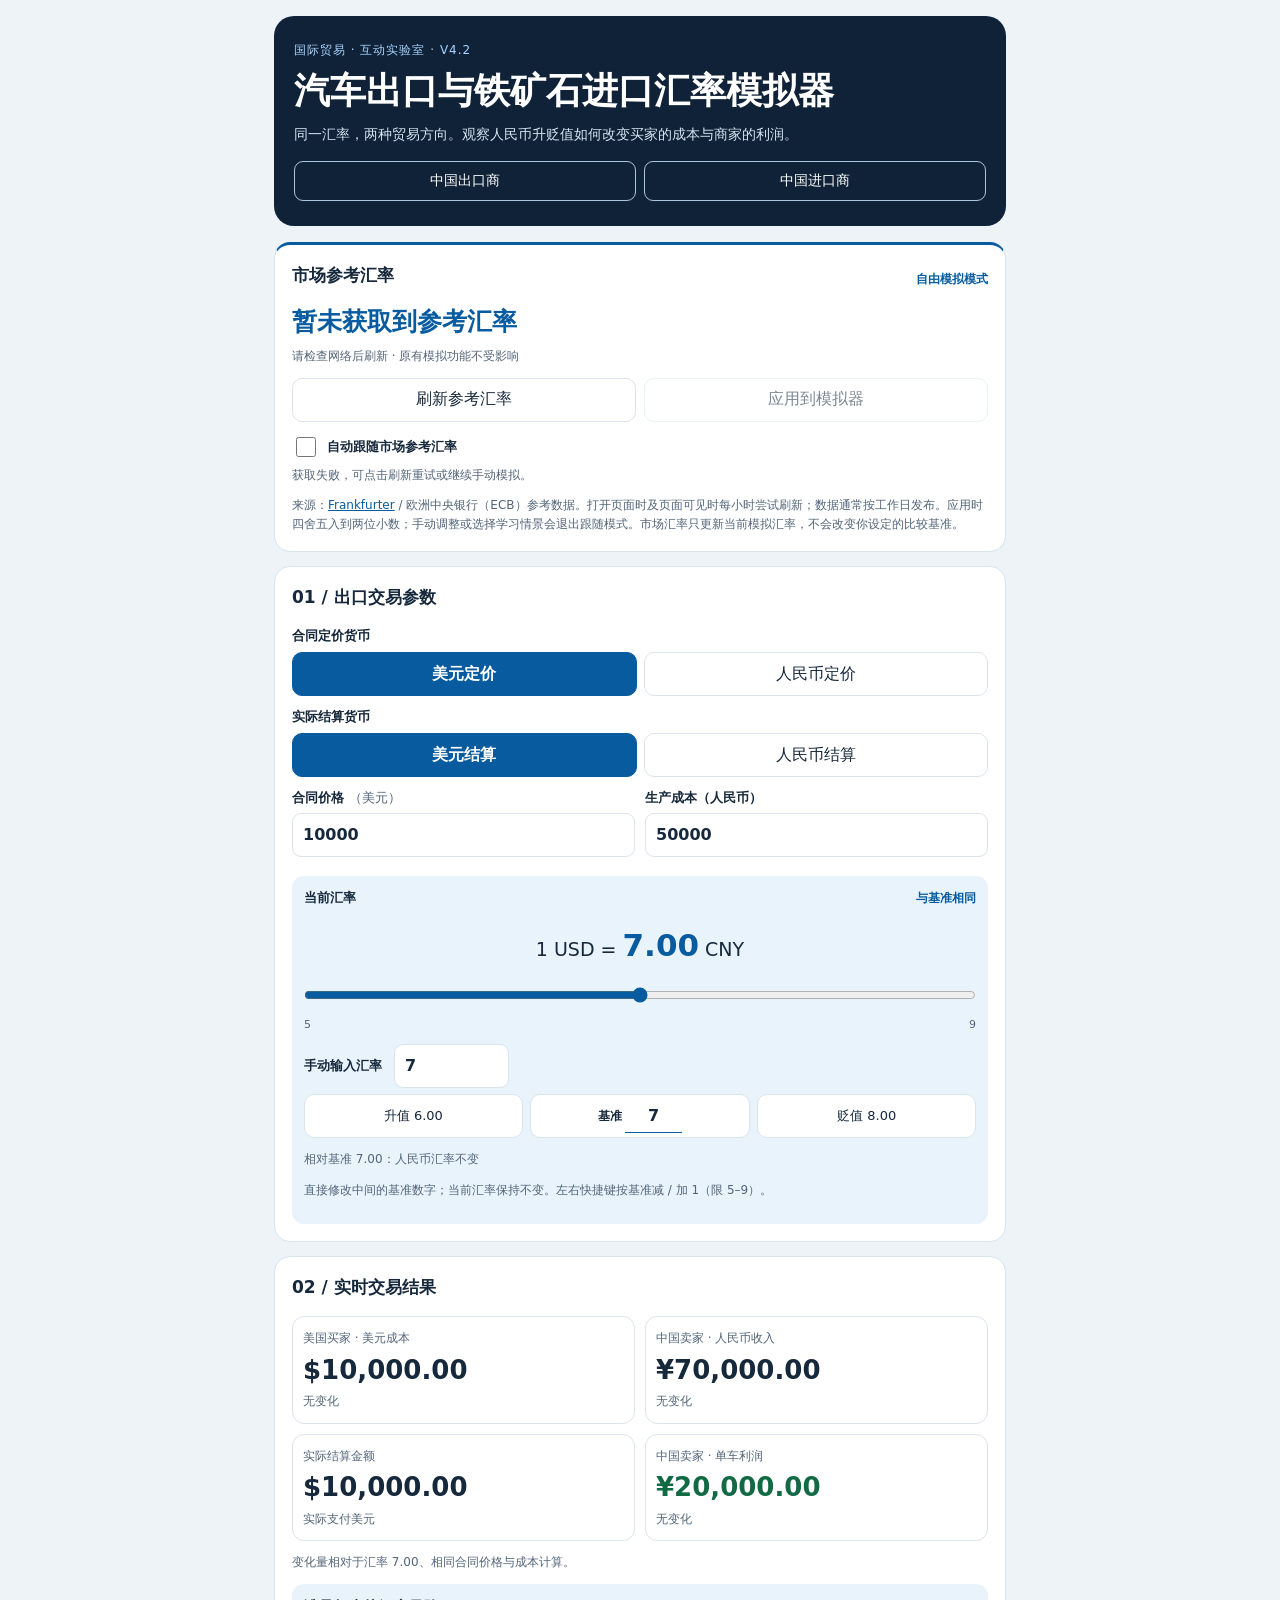
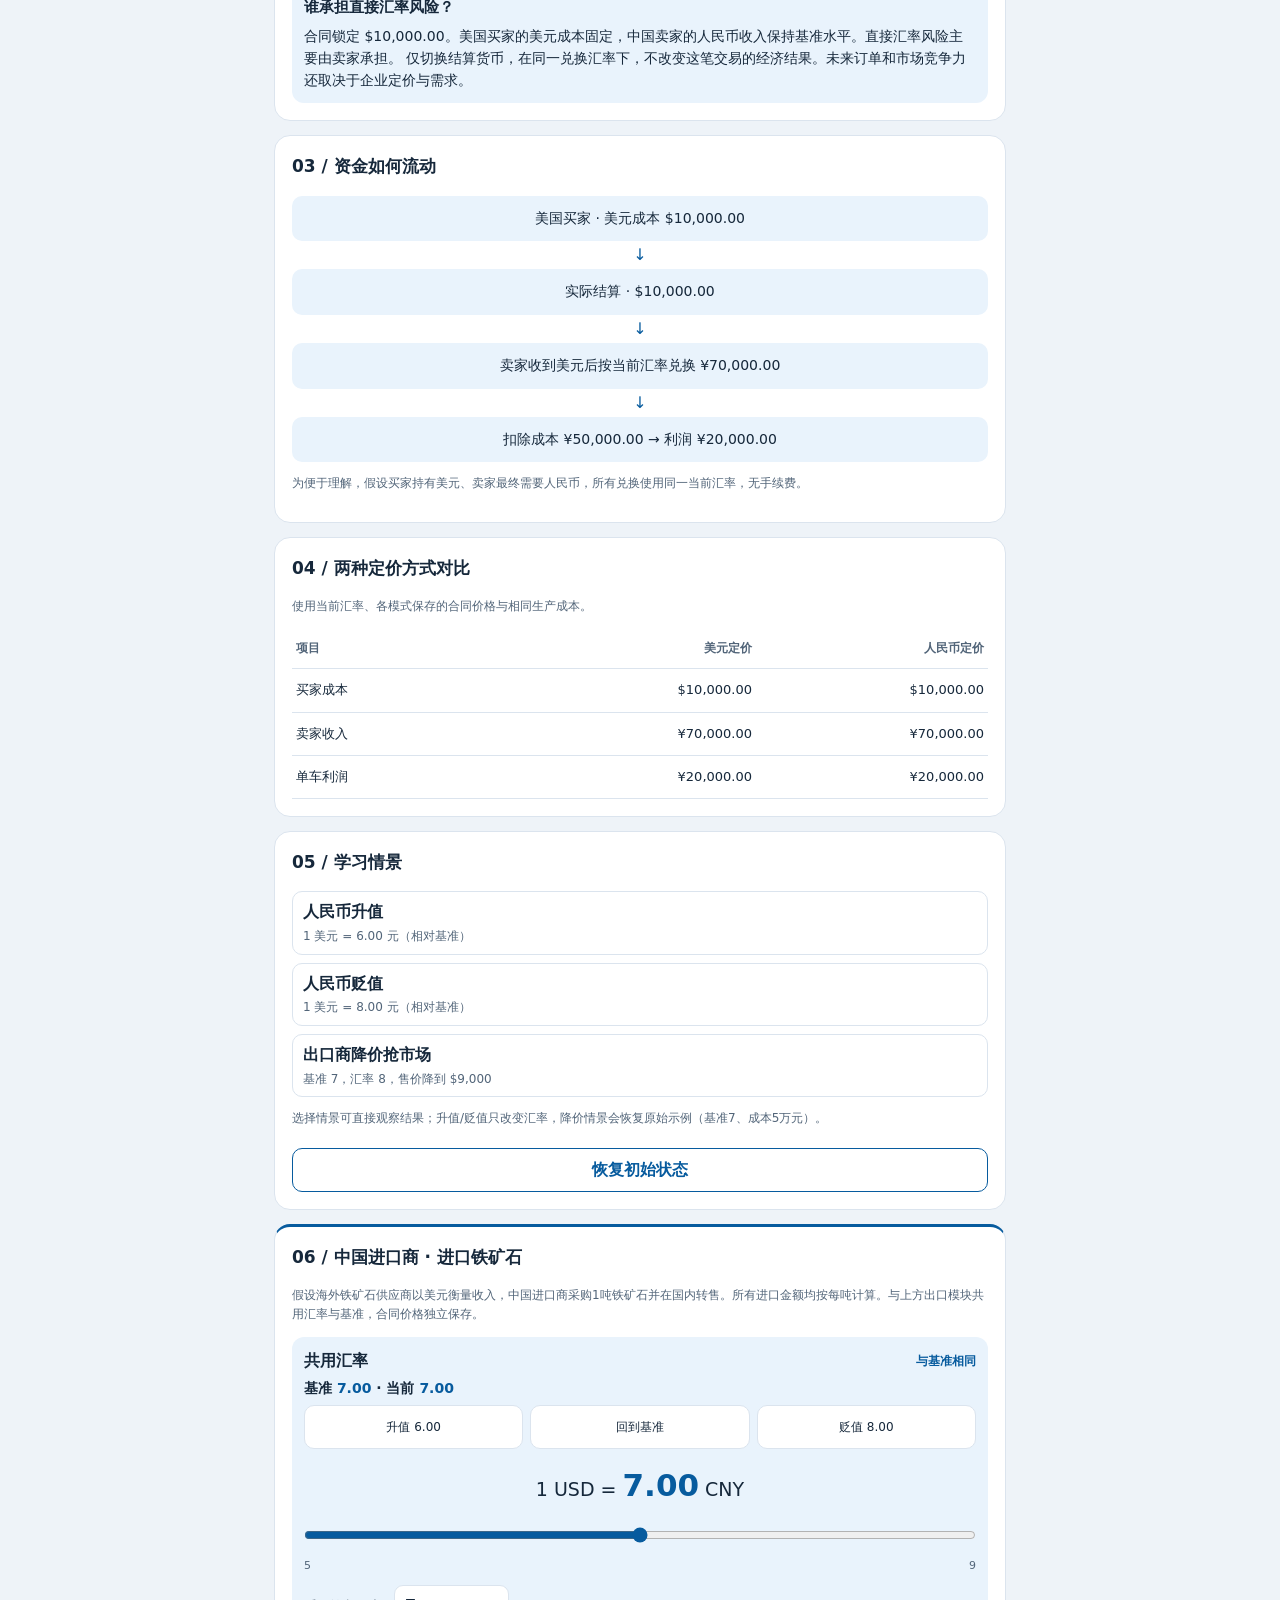
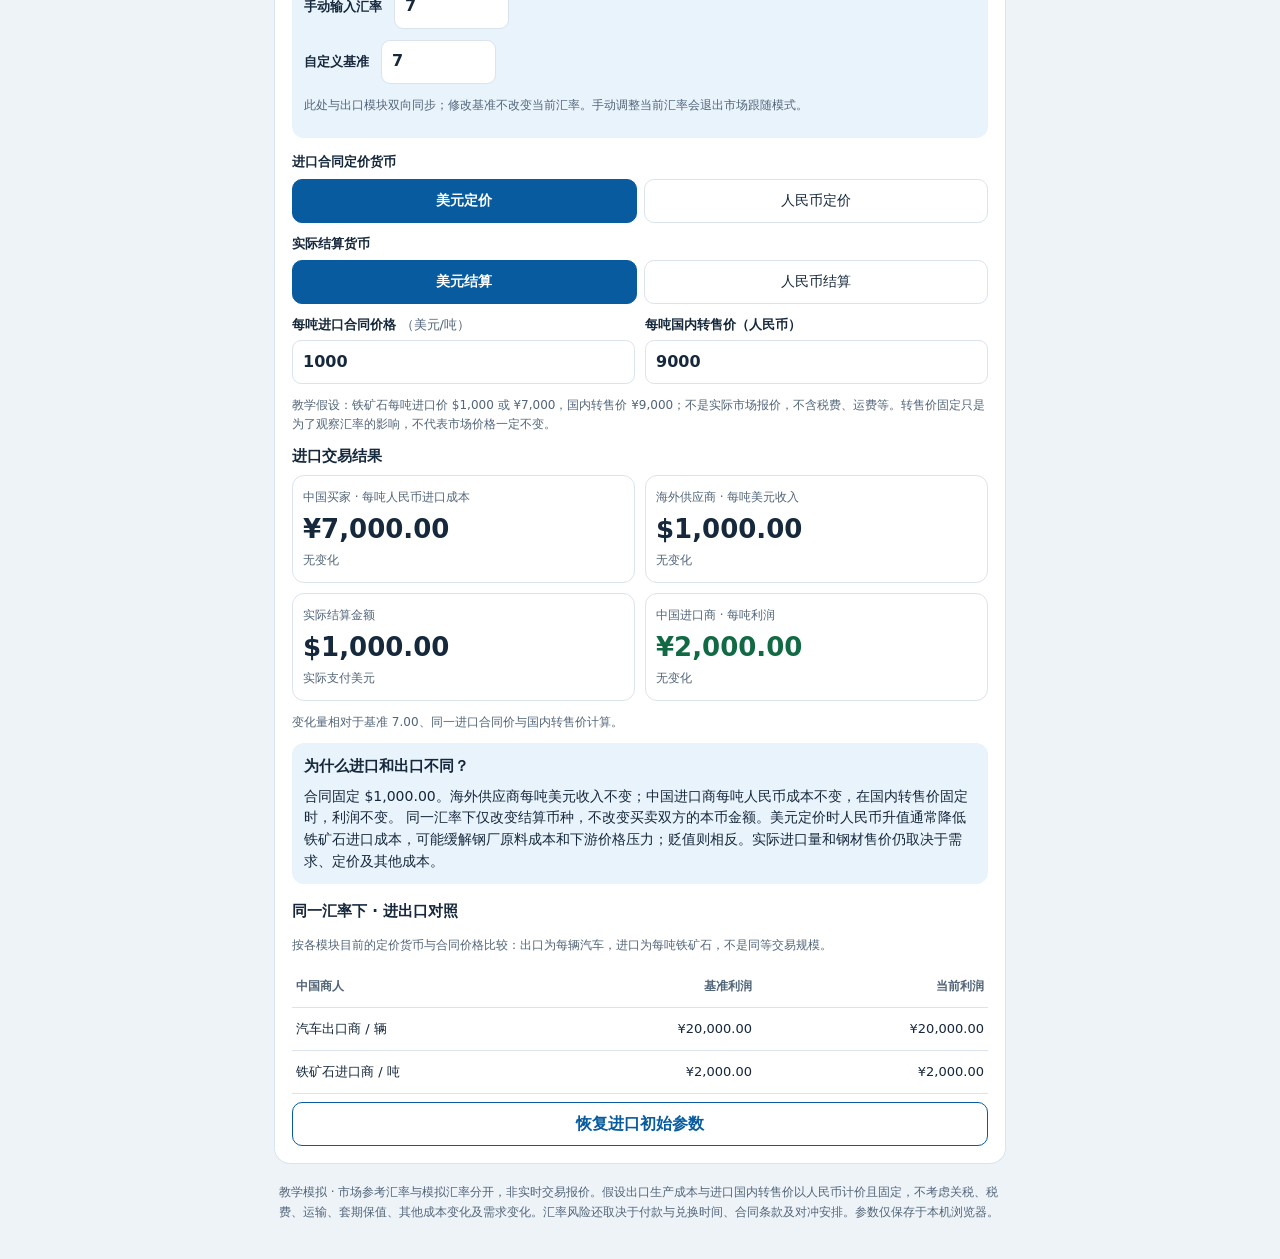
<file: index.html>
<!doctype html>
<html lang="zh-CN"><head><meta charset="utf-8"><meta name="viewport" content="width=device-width, initial-scale=1, viewport-fit=cover"><meta name="theme-color" content="#102238"><title>汽车出口与铁矿石进口汇率模拟器 V4.2</title><link rel="stylesheet" href="style.css"><style>.market{border-top:3px solid var(--accent)}.market h2{margin-bottom:8px}.market-value{font-size:25px;font-weight:750;color:var(--accent);margin:6px 0;font-variant-numeric:tabular-nums}.market-meta{font-size:12px;color:var(--muted);margin:5px 0 12px}.market-actions{display:flex;gap:8px;flex-wrap:wrap}.market-actions button{flex:1 1 130px}.market-actions button:disabled{opacity:.55;cursor:default}.market-follow{display:flex;align-items:center;gap:8px;margin:12px 0 4px}.market-follow input{width:20px;height:20px;accent-color:var(--accent)}.market a{color:var(--accent)}.market-status{font-size:12px;color:var(--muted);margin:6px 0 0}.market-mode{font-size:12px;color:var(--accent);font-weight:700}.market .note{margin-bottom:0}.quick .base-edit{flex:1;min-width:0;display:flex;align-items:center;justify-content:center;gap:3px;margin:0;border:1px solid var(--line);border-radius:10px;background:var(--panel);padding:4px 5px;white-space:nowrap;font-size:12px}.quick .base-edit input{width:57px;min-width:0;min-height:34px;margin:0;padding:3px 2px;text-align:center;font-size:16px;border:0;border-bottom:1px solid var(--accent);border-radius:0;appearance:textfield}.quick .base-edit input::-webkit-inner-spin-button,.quick .base-edit input::-webkit-outer-spin-button{appearance:none;margin:0}.quick button{min-width:0;padding:8px 4px;font-size:13px}.trade-nav{display:flex;gap:8px;margin-top:16px}.trade-nav a{flex:1;text-align:center;padding:8px 5px;border:1px solid #aac6de;border-radius:9px;color:white;text-decoration:none;font-size:14px}.import-panel{border-top:3px solid var(--accent);scroll-margin-top:12px}.import-panel .ratebox{margin-bottom:14px}.import-panel .note a{color:var(--accent)}.import-panel .switch button{font-size:14px}.import-panel #impError{color:var(--bad);font-size:13px}.import-panel .comparison-link{display:inline-block;margin-top:8px;color:var(--accent);font-size:13px}.import-panel .import-rate-line{font-size:14px;font-weight:650;margin:5px 0}.import-panel .import-rate-line strong{color:var(--accent)}.import-panel .rate-controls{display:flex;gap:7px;flex-wrap:wrap}.import-panel .rate-controls button{flex:1 1 75px;padding:6px 4px;font-size:12px}.import-panel .rate-controls button:disabled{opacity:.55}.import-panel .fields label{margin-bottom:0}.import-panel #impRateError{color:var(--bad)}</style></head>
<body><main><header><div class="eyebrow">国际贸易 · 互动实验室 · V4.2</div><h1>汽车出口与铁矿石进口汇率模拟器</h1><p>同一汇率，两种贸易方向。观察人民币升贬值如何改变买家的成本与商家的利润。</p><nav class="trade-nav" aria-label="模块导航"><a href="#params">中国出口商</a><a href="#importPanel">中国进口商</a></nav></header><section class="panel market" aria-labelledby="marketTitle"><div class="rateheading"><h2 id="marketTitle">市场参考汇率</h2><span id="marketMode" class="market-mode">自由模拟模式</span></div><div class="market-value" id="marketValue">正在获取…</div><p class="market-meta" id="marketDate">美元兑人民币 · 非实时成交报价</p><div class="market-actions"><button id="marketRefresh" type="button">刷新参考汇率</button><button id="marketApply" type="button" disabled>应用到模拟器</button></div><label class="market-follow"><input id="marketFollow" type="checkbox">自动跟随市场参考汇率</label><p id="marketStatus" class="market-status" role="status" aria-live="polite">正在连接数据源…</p><p class="note">来源：<a href="https://frankfurter.dev/" target="_blank" rel="noopener noreferrer">Frankfurter</a> / 欧洲中央银行（ECB）参考数据。打开页面时及页面可见时每小时尝试刷新；数据通常按工作日发布。应用时四舍五入到两位小数；手动调整或选择学习情景会退出跟随模式。市场汇率只更新当前模拟汇率，不会改变你设定的比较基准。</p></section>
<section class="panel" aria-labelledby="params"><h2 id="params">01 / 出口交易参数</h2><label>合同定价货币</label><div class="switch" id="pricing"><button data-value="USD" type="button">美元定价</button><button data-value="CNY" type="button">人民币定价</button></div><label>实际结算货币</label><div class="switch" id="settlement"><button data-value="USD" type="button">美元结算</button><button data-value="CNY" type="button">人民币结算</button></div><div class="fields"><label>合同价格 <span id="priceUnit">美元</span><input id="price" type="number" min="0" step="0.01" inputmode="decimal"></label><label>生产成本（人民币）<input id="cost" type="number" min="0" step="0.01" inputmode="decimal"></label></div><div class="ratebox"><div class="rateheading"><label for="rate">当前汇率</label><span id="status" class="tag"></span></div><div class="rateval">1 USD = <strong id="rateDisplay">7.00</strong> CNY</div><input id="rate" type="range" min="5" max="9" step="0.01" aria-label="当前美元兑人民币汇率"><div class="ticks"><span>5</span><span>9</span></div><label class="rateinput">手动输入汇率<input id="rateNumber" type="number" min="5" max="9" step="0.01" inputmode="decimal"></label><div class="quick"><button id="quickUp" data-rate="6">升值 6</button><label class="base-edit" for="baseRate">基准 <input id="baseRate" type="number" min="5" max="9" step="0.01" inputmode="decimal" aria-label="自定义基准汇率" title="输入比较基准，当前汇率不变"></label><button id="quickDown" data-rate="8">贬值 8</button></div><p class="note" id="rateChange"></p><p class="note">直接修改中间的基准数字；当前汇率保持不变。左右快捷键按基准减 / 加 1（限 5–9）。</p></div><p id="error" role="alert" hidden></p></section>
<section class="panel" aria-labelledby="results"><h2 id="results">02 / 实时交易结果</h2><div class="cards" aria-live="polite"><article><span>美国买家 · 美元成本</span><strong id="buyer"></strong><small id="buyerDelta"></small></article><article><span>中国卖家 · 人民币收入</span><strong id="seller"></strong><small id="sellerDelta"></small></article><article><span>实际结算金额</span><strong id="paid"></strong><small id="paidNote"></small></article><article><span>中国卖家 · 单车利润</span><strong id="profit"></strong><small id="profitDelta"></small></article></div><p class="note" id="deltaNote"></p><div class="explain"><h3>谁承担直接汇率风险？</h3><p id="explanation"></p></div></section>
<section class="panel"><h2>03 / 资金如何流动</h2><div id="flow" class="flow"></div><p class="note">为便于理解，假设买家持有美元、卖家最终需要人民币，所有兑换使用同一当前汇率，无手续费。</p></section>
<section class="panel"><h2>04 / 两种定价方式对比</h2><p class="note">使用当前汇率、各模式保存的合同价格与相同生产成本。</p><div class="tablewrap"><table><thead><tr><th>项目</th><th>美元定价</th><th>人民币定价</th></tr></thead><tbody id="comparison"></tbody></table></div></section>
<section class="panel"><h2>05 / 学习情景</h2><div class="scenarios"><button id="scenarioUp"><b>人民币升值</b><span id="scenarioUpLabel">1 美元 = 6 元</span></button><button id="scenarioDown"><b>人民币贬值</b><span id="scenarioDownLabel">1 美元 = 8 元</span></button><button id="scenarioDiscount"><b>出口商降价抢市场</b><span>基准 7，汇率 8，售价降到 $9,000</span></button></div><p id="scenarioNote" class="note">选择情景可直接观察结果；升值/贬值只改变汇率，降价情景会恢复原始示例（基准7、成本5万元）。</p><button id="reset" class="reset">恢复初始状态</button></section>
<section class="panel import-panel" id="importPanel" aria-labelledby="importTitle">
<h2 id="importTitle">06 / 中国进口商 · 进口铁矿石</h2><p class="note">假设海外铁矿石供应商以美元衡量收入，中国进口商采购1吨铁矿石并在国内转售。所有进口金额均按每吨计算。与上方出口模块共用汇率与基准，合同价格独立保存。</p>
<div class="ratebox"><div class="rateheading"><b>共用汇率</b><span id="impDirection" class="tag"></span></div><p class="import-rate-line">基准 <strong id="impBase"></strong> · 当前 <strong id="impRate"></strong></p><div class="rate-controls"><button type="button" id="impUp">升值</button><button type="button" id="impFlat">回到基准</button><button type="button" id="impDown">贬值</button></div><div class="rateval">1 USD = <strong id="impRateDisplay">7.00</strong> CNY</div><input id="impRange" type="range" min="5" max="9" step="0.01" aria-label="进口模块当前汇率"><div class="ticks"><span>5</span><span>9</span></div><label class="rateinput">手动输入汇率<input id="impRateNumber" type="number" min="5" max="9" step="0.01" inputmode="decimal"></label><label class="rateinput">自定义基准<input id="impBaseNumber" type="number" min="5" max="9" step="0.01" inputmode="decimal"></label><p class="note" id="impRateError" role="alert" hidden></p><p class="note">此处与出口模块双向同步；修改基准不改变当前汇率。手动调整当前汇率会退出市场跟随模式。</p></div>
<label>进口合同定价货币</label><div class="switch" id="impPricing"><button type="button" data-value="USD">美元定价</button><button type="button" data-value="CNY">人民币定价</button></div>
<label>实际结算货币</label><div class="switch" id="impSettlement"><button type="button" data-value="USD">美元结算</button><button type="button" data-value="CNY">人民币结算</button></div>
<div class="fields"><label>每吨进口合同价格 <span id="impPriceUnit"></span><input id="impPrice" type="number" min="0" max="1000000000000" step="0.01" inputmode="decimal"></label><label>每吨国内转售价（人民币）<input id="impResale" type="number" min="0" max="1000000000000" step="0.01" inputmode="decimal"></label></div>
<p id="impError" role="alert" hidden></p><p class="note">教学假设：铁矿石每吨进口价 $1,000 或 ¥7,000，国内转售价 ¥9,000；不是实际市场报价，不含税费、运费等。转售价固定只是为了观察汇率的影响，不代表市场价格一定不变。</p>
<h3>进口交易结果</h3><div class="cards" aria-live="polite"><article><span>中国买家 · 每吨人民币进口成本</span><strong id="impCost"></strong><small id="impCostDelta"></small></article><article><span>海外供应商 · 每吨美元收入</span><strong id="impSeller"></strong><small id="impSellerDelta"></small></article><article><span>实际结算金额</span><strong id="impPaid"></strong><small id="impPaidNote"></small></article><article><span>中国进口商 · 每吨利润</span><strong id="impProfit"></strong><small id="impProfitDelta"></small></article></div>
<p class="note" id="impDeltaNote"></p><div class="explain"><h3>为什么进口和出口不同？</h3><p id="impExplain"></p></div>
<h3 style="margin-top:16px">同一汇率下 · 进出口对照</h3><p class="note">按各模块目前的定价货币与合同价格比较：出口为每辆汽车，进口为每吨铁矿石，不是同等交易规模。</p><div class="tablewrap"><table><thead><tr><th>中国商人</th><th>基准利润</th><th>当前利润</th></tr></thead><tbody id="impCompare"></tbody></table></div><button type="button" class="reset" id="impReset">恢复进口初始参数</button></section>
<footer>教学模拟 · 市场参考汇率与模拟汇率分开，非实时交易报价。假设出口生产成本与进口国内转售价以人民币计价且固定，不考虑关税、税费、运输、套期保值、其他成本变化及需求变化。汇率风险还取决于付款与兑换时间、合同条款及对冲安排。参数仅保存于本机浏览器。</footer></main><script>
'use strict';
const defaults=()=>({pricing:'USD',settlement:'USD',USD:10000,CNY:70000,cost:50000,rate:7,baseRate:7});
const key='auto-export-fx-v1';
const valid=n=>typeof n==='number'&&Number.isFinite(n)&&n>=0&&n<=1e12;
function load(){let d=defaults();try{let s=JSON.parse(localStorage.getItem(key));if(s){for(const k of ['pricing','settlement'])if(['USD','CNY'].includes(s[k]))d[k]=s[k];for(const k of ['USD','CNY','cost'])if(valid(s[k]))d[k]=s[k];if(valid(s.rate)&&s.rate>=5&&s.rate<=9)d.rate=s.rate;if(valid(s.baseRate)&&s.baseRate>=5&&s.baseRate<=9)d.baseRate=Math.round(s.baseRate*100)/100;}}catch(e){}return d;}
let state=load();const $=id=>document.getElementById(id);
const impKey='auto-export-fx-iron-ore-v41';
const impDefaults=()=>({pricing:'USD',settlement:'USD',USD:1000,CNY:7000,resale:9000});
function loadImp(){const d=impDefaults();try{const x=JSON.parse(localStorage.getItem(impKey));if(x){for(const k of ['pricing','settlement'])if(['USD','CNY'].includes(x[k]))d[k]=x[k];for(const k of ['USD','CNY','resale'])if(valid(x[k]))d[k]=x[k];}}catch(_){}return d;}
let imp=loadImp();
function calcImport(mode,p,r,resale){const cost=mode==='USD'?p*r:p;const seller=mode==='USD'?p:p/r;return {cost,seller,profit:resale-cost};}
function saveImp(){try{localStorage.setItem(impKey,JSON.stringify(imp));}catch(_){}}
function impSync(){for(const k of ['Pricing','Settlement'])document.querySelectorAll('#imp'+k+' button').forEach(b=>b.setAttribute('aria-pressed',String(b.dataset.value===imp[k.toLowerCase()])));text('impPriceUnit',imp.pricing==='USD'?'（美元/吨）':'（人民币/吨）');$('impPrice').value=imp[imp.pricing];$('impResale').value=imp.resale;}
function impError(msg=''){$('impError').hidden=!msg;text('impError',msg);}
function renderImport(){const r=state.rate,b=state.baseRate,p=imp.pricing,s=imp.settlement,a=calcImport(p,imp[p],r,imp.resale),base=calcImport(p,imp[p],b,imp.resale);text('impBase',b.toFixed(2));text('impRate',r.toFixed(2));text('impRateDisplay',r.toFixed(2));$('impRange').value=r;for(const [id,v] of [['impRateNumber',r],['impBaseNumber',b]])if(document.activeElement!==$(id))$(id).value=v;text('impDirection',r<b?'人民币升值':r>b?'人民币贬值':'与基准相同');const up=Math.max(5,Math.round((b-1)*100)/100),down=Math.min(9,Math.round((b+1)*100)/100);text('impUp','升值 '+up.toFixed(2));text('impDown','贬值 '+down.toFixed(2));$('impUp').disabled=b===5;$('impDown').disabled=b===9;text('impCost',money(a.cost,'CNY'));text('impCostDelta',delta(a.cost,base.cost,'CNY',true));text('impSeller',money(a.seller,'USD'));text('impSellerDelta',delta(a.seller,base.seller,'USD',true));text('impPaid',money(s==='USD'?a.seller:a.cost,s));text('impPaidNote',s==='USD'?'实际支付美元':'实际支付人民币');text('impProfit',money(a.profit,'CNY'));$('impProfit').className=a.profit<0?'negative':a.profit>0?'positive':'';text('impProfitDelta',(a.profit<0?'亏损 · ':'')+delta(a.profit,base.profit,'CNY'));text('impDeltaNote','变化量相对于基准 '+b.toFixed(2)+'、同一进口合同价与国内转售价计算。');let msg=p==='USD'?`合同固定 ${money(imp.USD,'USD')}。海外供应商每吨美元收入不变；中国进口商每吨人民币成本${r<b?'下降':r>b?'上升':'不变'}，在国内转售价固定时，利润${r<b?'增加':r>b?'减少':'不变'}。`:`合同固定 ${money(imp.CNY,'CNY')}。中国进口商每吨人民币成本和利润不变；海外供应商的美元收入${r<b?'增加':r>b?'减少':'不变'}，直接汇率风险主要由海外供应商承担。`;text('impExplain',msg+' 同一汇率下仅改变结算币种，不改变买卖双方的本币金额。美元定价时人民币升值通常降低铁矿石进口成本，可能缓解钢厂原料成本和下游价格压力；贬值则相反。实际进口量和钢材售价仍取决于需求、定价及其他成本。');const exportNow=calc(state.pricing,state[state.pricing],r,state.cost),exportBase=calc(state.pricing,state[state.pricing],b,state.cost);$('impCompare').replaceChildren();for(const [label,x,y] of [['汽车出口商 / 辆',exportBase.profit,exportNow.profit],['铁矿石进口商 / 吨',base.profit,a.profit]]){const tr=document.createElement('tr');for(const v of [label,money(x,'CNY'),money(y,'CNY')]){const td=document.createElement('td');td.textContent=v;tr.append(td);}$('impCompare').append(tr);}saveImp();}

function calc(mode,p,r,c){const buyer=mode==='USD'?p:p/r;const seller=mode==='CNY'?p:p*r;return {buyer,seller,profit:seller-c};}
const money=(n,unit)=>`${n<0?'−':''}${unit==='USD'?'$':'¥'}${Math.abs(n).toLocaleString('en-US',{minimumFractionDigits:2,maximumFractionDigits:2})}`;
const change=(n,u)=>Math.abs(n)<0.000001?'无变化':`${n>0?'+':'−'}${money(Math.abs(n),u)}`;
function delta(now,base,u,pct=false){let d=now-base;return change(d,u)+(pct&&base!==0&&Math.abs(d)>0.000001?` (${d>0?'+':''}${(d/base*100).toFixed(2)}%)`:'');}
function save(){try{localStorage.setItem(key,JSON.stringify(state));}catch(e){}}
function text(id,v){$(id).textContent=v;}
function sync(){for(const k of ['pricing','settlement'])document.querySelectorAll(`#${k} button`).forEach(b=>b.setAttribute('aria-pressed',String(b.dataset.value===state[k])));text('priceUnit',state.pricing==='USD'?'（美元）':'（人民币）');$('price').value=state[state.pricing];$('cost').value=state.cost;$('rate').value=state.rate;$('rateNumber').value=state.rate;$('baseRate').value=state.baseRate;}
function render(){const {pricing:p,settlement:s,rate:r,cost:c}=state;const a=calc(p,state[p],r,c),base=calc(p,state[p],state.baseRate,c);const paid=s==='USD'?a.buyer:a.seller;text('rateDisplay',r.toFixed(2));const b=state.baseRate;const up=Math.max(5,Math.round((b-1)*100)/100),down=Math.min(9,Math.round((b+1)*100)/100);text('status',r<b?'人民币升值':r>b?'人民币贬值':'与基准相同');const pc=(b/r-1)*100;text('rateChange','相对基准 '+b.toFixed(2)+'：'+(r===b?'人民币汇率不变':(r<b?'人民币升值 ':'人民币贬值 ')+Math.abs(pc).toFixed(2)+'%（人民币对美元价值变化）'));text('deltaNote','变化量相对于汇率 '+b.toFixed(2)+'、相同合同价格与成本计算。');for(const [id,v,label] of [['quickUp',up,'升值'],['quickDown',down,'贬值']]){$(id).dataset.rate=v;text(id,label+' '+v.toFixed(2));} $('quickUp').disabled=b===5;$('quickDown').disabled=b===9;$('scenarioUp').disabled=b===5;$('scenarioDown').disabled=b===9;text('scenarioUpLabel','1 美元 = '+up.toFixed(2)+' 元（相对基准）');text('scenarioDownLabel','1 美元 = '+down.toFixed(2)+' 元（相对基准）');text('buyer',money(a.buyer,'USD'));text('seller',money(a.seller,'CNY'));text('paid',money(paid,s));text('paidNote',s==='USD'?'实际支付美元':'实际支付人民币');text('profit',money(a.profit,'CNY'));$('profit').className=a.profit<0?'negative':a.profit>0?'positive':'';text('buyerDelta',delta(a.buyer,base.buyer,'USD',true));text('sellerDelta',delta(a.seller,base.seller,'CNY',true));text('profitDelta',(a.profit<0?'亏损 · ':'')+delta(a.profit,base.profit,'CNY'));
let msg=p==='USD'?`合同锁定 ${money(state.USD,'USD')}。美国买家的美元成本固定，中国卖家的人民币收入${r<b?'减少':r>b?'增加':'保持基准水平'}。直接汇率风险主要由卖家承担。`:`合同锁定 ${money(state.CNY,'CNY')}。中国卖家的人民币收入固定，美国买家的美元成本${r<b?'增加':r>b?'减少':'保持基准水平'}。直接汇率风险主要由买家承担。`;text('explanation',msg+' 仅切换结算货币，在同一兑换汇率下，不改变这笔交易的经济结果。未来订单和市场竞争力还取决于企业定价与需求。');
let steps=[`美国买家 · 美元成本 ${money(a.buyer,'USD')}`];if(s==='CNY')steps.push(`买家按当前汇率兑换 ${money(a.seller,'CNY')}`);steps.push(`实际结算 · ${money(paid,s)}`);if(s==='USD')steps.push(`卖家收到美元后按当前汇率兑换 ${money(a.seller,'CNY')}`);else steps.push(`卖家直接收到 ${money(a.seller,'CNY')}`);steps.push(`扣除成本 ${money(c,'CNY')} → ${a.profit<0?'亏损':'利润'} ${money(a.profit,'CNY')}`);$('flow').replaceChildren();steps.forEach((v,i)=>{if(i){let ar=document.createElement('div');ar.className='arrow';ar.textContent='↓';$('flow').append(ar);}let el=document.createElement('div');el.className='step';el.textContent=v;$('flow').append(el);});
let u=calc('USD',state.USD,r,c),y=calc('CNY',state.CNY,r,c);$('comparison').replaceChildren();for(const [label,k,unit] of [['买家成本','buyer','USD'],['卖家收入','seller','CNY'],['单车利润','profit','CNY']]){let tr=document.createElement('tr');for(const v of [label,money(u[k],unit),money(y[k],unit)]){let td=document.createElement('td');td.textContent=v;tr.append(td);}$('comparison').append(tr);}save();renderImport();}
function error(msg=''){$('error').hidden=!msg;text('error',msg);}
function commit(){error();sync();render();}
function updateBase(n){state.baseRate=Math.round(n*100)/100;commit();text('scenarioNote','已设置新基准 '+state.baseRate.toFixed(2)+'。升值/贬值情景相对该基准调整；降价情景恢复原始示例。');}
$('baseRate').addEventListener('input',()=>{const n=$('baseRate').valueAsNumber;if(!Number.isFinite(n)||n<5||n>9){error('基准汇率请输入 5 至 9 之间的有效数字。');return;}state.baseRate=Math.round(n*100)/100;error();render();text('scenarioNote','已设置新基准 '+state.baseRate.toFixed(2)+'。升值/贬值情景相对该基准调整；降价情景恢复原始示例。');});$('baseRate').addEventListener('blur',()=>{sync();error();});
for(const k of ['pricing','settlement'])document.querySelectorAll(`#${k} button`).forEach(b=>b.addEventListener('click',()=>{state[k]=b.dataset.value;commit();}));
for(const id of ['price','cost','rateNumber']){$(id).addEventListener('input',()=>{const el=$(id),n=el.valueAsNumber;const ok=valid(n)&&(id!=='rateNumber'||(n>=5&&n<=9));if(!ok){error(id==='rateNumber'?'请输入 5 至 9 之间的有效汇率。':'请输入 0 至 1 万亿元之间的有效金额。');return;}error();if(id==='price')state[state.pricing]=n;else if(id==='cost')state.cost=n;else{state.rate=Math.round(n*100)/100;$('rate').value=state.rate;}render();});$(id).addEventListener('blur',()=>{sync();error();});}
$('rate').addEventListener('input',()=>{state.rate=Number($('rate').value);$('rateNumber').value=state.rate;error();render();});document.querySelectorAll('[data-rate]').forEach(b=>b.addEventListener('click',()=>{state.rate=Number(b.dataset.rate);commit();}));
$('scenarioUp').addEventListener('click',()=>{state.rate=Number($('quickUp').dataset.rate);commit();text('scenarioNote','人民币升值：比较当前结果与汇率 '+state.baseRate.toFixed(2)+' 的基准结果。');});$('scenarioDown').addEventListener('click',()=>{state.rate=Number($('quickDown').dataset.rate);commit();text('scenarioNote','人民币贬值：比较当前结果与汇率 '+state.baseRate.toFixed(2)+' 的基准结果。');});$('scenarioDiscount').addEventListener('click',()=>{state={...defaults(),rate:8,USD:9000};commit();text('scenarioNote','与原始示例（汇率 7、售价 $10,000、成本 ¥50,000）相比：买家少付 $1,000，卖家收入 ¥72,000，利润 ¥22,000，比原始利润多 ¥2,000。上方变化卡片仍以当前合同价格 $9,000 的汇率 7 情景为基准。');});$('reset').addEventListener('click',()=>{state=defaults();commit();text('scenarioNote','已恢复初始状态：美元定价、美元结算、当前汇率和基准汇率均为 7。');});for(const k of ['Pricing','Settlement'])document.querySelectorAll('#imp'+k+' button').forEach(b=>b.addEventListener('click',()=>{imp[k.toLowerCase()]=b.dataset.value;impError();impSync();renderImport();}));
for(const id of ['impPrice','impResale']){$(id).addEventListener('input',()=>{const n=$(id).valueAsNumber;if(!valid(n)){impError('请输入 0 至 1 万亿元之间的有效金额。');return;}impError();if(id==='impPrice')imp[imp.pricing]=n;else imp.resale=n;renderImport();});$(id).addEventListener('blur',()=>{impSync();impError();});}
function importRateError(msg=''){ $('impRateError').hidden=!msg;text('impRateError',msg); }
for(const [id,target] of [['impRange','rate'],['impRateNumber','rateNumber'],['impBaseNumber','baseRate']]){
 $(id).addEventListener('input',()=>{const n=$(id).valueAsNumber;if(!Number.isFinite(n)||n<5||n>9){importRateError('请输入 5 至 9 之间的有效汇率。');return;}importRateError();$(target).value=n;$(target).dispatchEvent(new Event('input',{bubbles:true}));});
 $(id).addEventListener('blur',()=>{ $(id).value=id==='impBaseNumber'?state.baseRate:state.rate;importRateError(); });
}
$('impUp').addEventListener('click',()=>{$('quickUp').click();});$('impDown').addEventListener('click',()=>{$('quickDown').click();});$('impFlat').addEventListener('click',()=>{$('rateNumber').value=state.baseRate;$('rateNumber').dispatchEvent(new Event('input',{bubbles:true}));});$('impReset').addEventListener('click',()=>{imp=impDefaults();impError();impSync();renderImport();});impSync();commit();

</script><script>
// 仅扩展市场参考汇率；原有计算、参数与本地保存逻辑保持不变。
window.addEventListener('DOMContentLoaded',()=>{
 const el=id=>document.getElementById(id);
 const cacheKey='auto-export-fx-market-v2';
 const endpoint='https://api.frankfurter.dev/v2/rate/usd/cny?providers=ecb';
 let quote=null,busy=false,following=false;
 const isQuote=x=>x && typeof x.rate==='number' && Number.isFinite(x.rate) && x.rate>0 && /^\d{4}-\d{2}-\d{2}$/.test(x.date) && x.base==='USD' && x.quote==='CNY';
 const rounded=()=>Math.round(quote.rate*100)/100;
 const supported=()=>quote && rounded()>=5 && rounded()<=9;
 const setStatus=s=>{el('marketStatus').textContent=s;};
 function mode(on){following=on;el('marketFollow').checked=on;el('marketMode').textContent=on?'市场跟随模式':'自由模拟模式';try{localStorage.setItem('auto-export-fx-follow-v3',String(on));}catch(_){}}
 function show(){if(!quote)return;el('marketValue').textContent='1 USD = '+quote.rate.toFixed(4)+' CNY';el('marketDate').textContent='参考汇率数据日期：'+quote.date+' · 非实时成交报价';el('marketApply').disabled=!supported();}
 function apply(){if(!supported()){setStatus('参考汇率超出模拟器 5–9 的范围，未修改模拟参数。');return false;}state.rate=rounded();commit();return true;}
 async function refresh(){if(busy)return;busy=true;el('marketRefresh').disabled=true;setStatus('正在获取最新参考汇率…');const controller=new AbortController();const timer=setTimeout(()=>controller.abort(),10000);
 try{const res=await fetch(endpoint,{signal:controller.signal,cache:'no-store'});if(!res.ok)throw Error('HTTP '+res.status);const data=await res.json();if(!isQuote(data))throw Error('invalid data');quote=data;try{localStorage.setItem(cacheKey,JSON.stringify(quote));}catch(_){}show();if(!supported()){mode(false);setStatus('已获取参考汇率，但超出模拟器 5–9 的范围；原有模拟参数未改变。');}else if(following){apply();setStatus('已更新参考汇率并应用到模拟器。');}else{setStatus('参考汇率已更新，原有模拟参数未改变。');}}
 catch(_){if(quote){show();setStatus('暂时无法获取新数据，显示上次保存的参考汇率；请核对数据日期。模拟器仍可正常使用。');}else{el('marketValue').textContent='暂未获取到参考汇率';el('marketDate').textContent='请检查网络后刷新 · 原有模拟功能不受影响';setStatus('获取失败，可点击刷新重试或继续手动模拟。');}}
 finally{clearTimeout(timer);busy=false;el('marketRefresh').disabled=false;}}
 try{const x=JSON.parse(localStorage.getItem(cacheKey));if(isQuote(x)){quote=x;show();}}catch(_){}
 el('marketRefresh').addEventListener('click',refresh);
 el('marketApply').addEventListener('click',()=>{if(apply())setStatus('已应用参考汇率（保留两位小数），比较基准保持不变。');});
 el('marketFollow').addEventListener('change',()=>{mode(el('marketFollow').checked);if(following){if(supported())apply();refresh();}else setStatus('已退出市场跟随模式，当前模拟汇率保留。');});
 function manual(){if(following){mode(false);setStatus('已切换到自由模拟模式。参考汇率继续独立更新。');}}
 for(const id of ['rate','rateNumber'])el(id).addEventListener('input',manual,true);
 for(const b of document.querySelectorAll('[data-rate],#scenarioUp,#scenarioDown,#scenarioDiscount,#reset'))b.addEventListener('click',manual,true);
 try{mode(localStorage.getItem('auto-export-fx-follow-v3')==='true');}catch(_){}
 refresh();setInterval(()=>{if(!document.hidden)refresh();},3600000);
 let hiddenAt=0;document.addEventListener('visibilitychange',()=>{if(document.hidden)hiddenAt=Date.now();else if(hiddenAt&&Date.now()-hiddenAt>=3600000)refresh();});
});
</script></body></html>
</file>
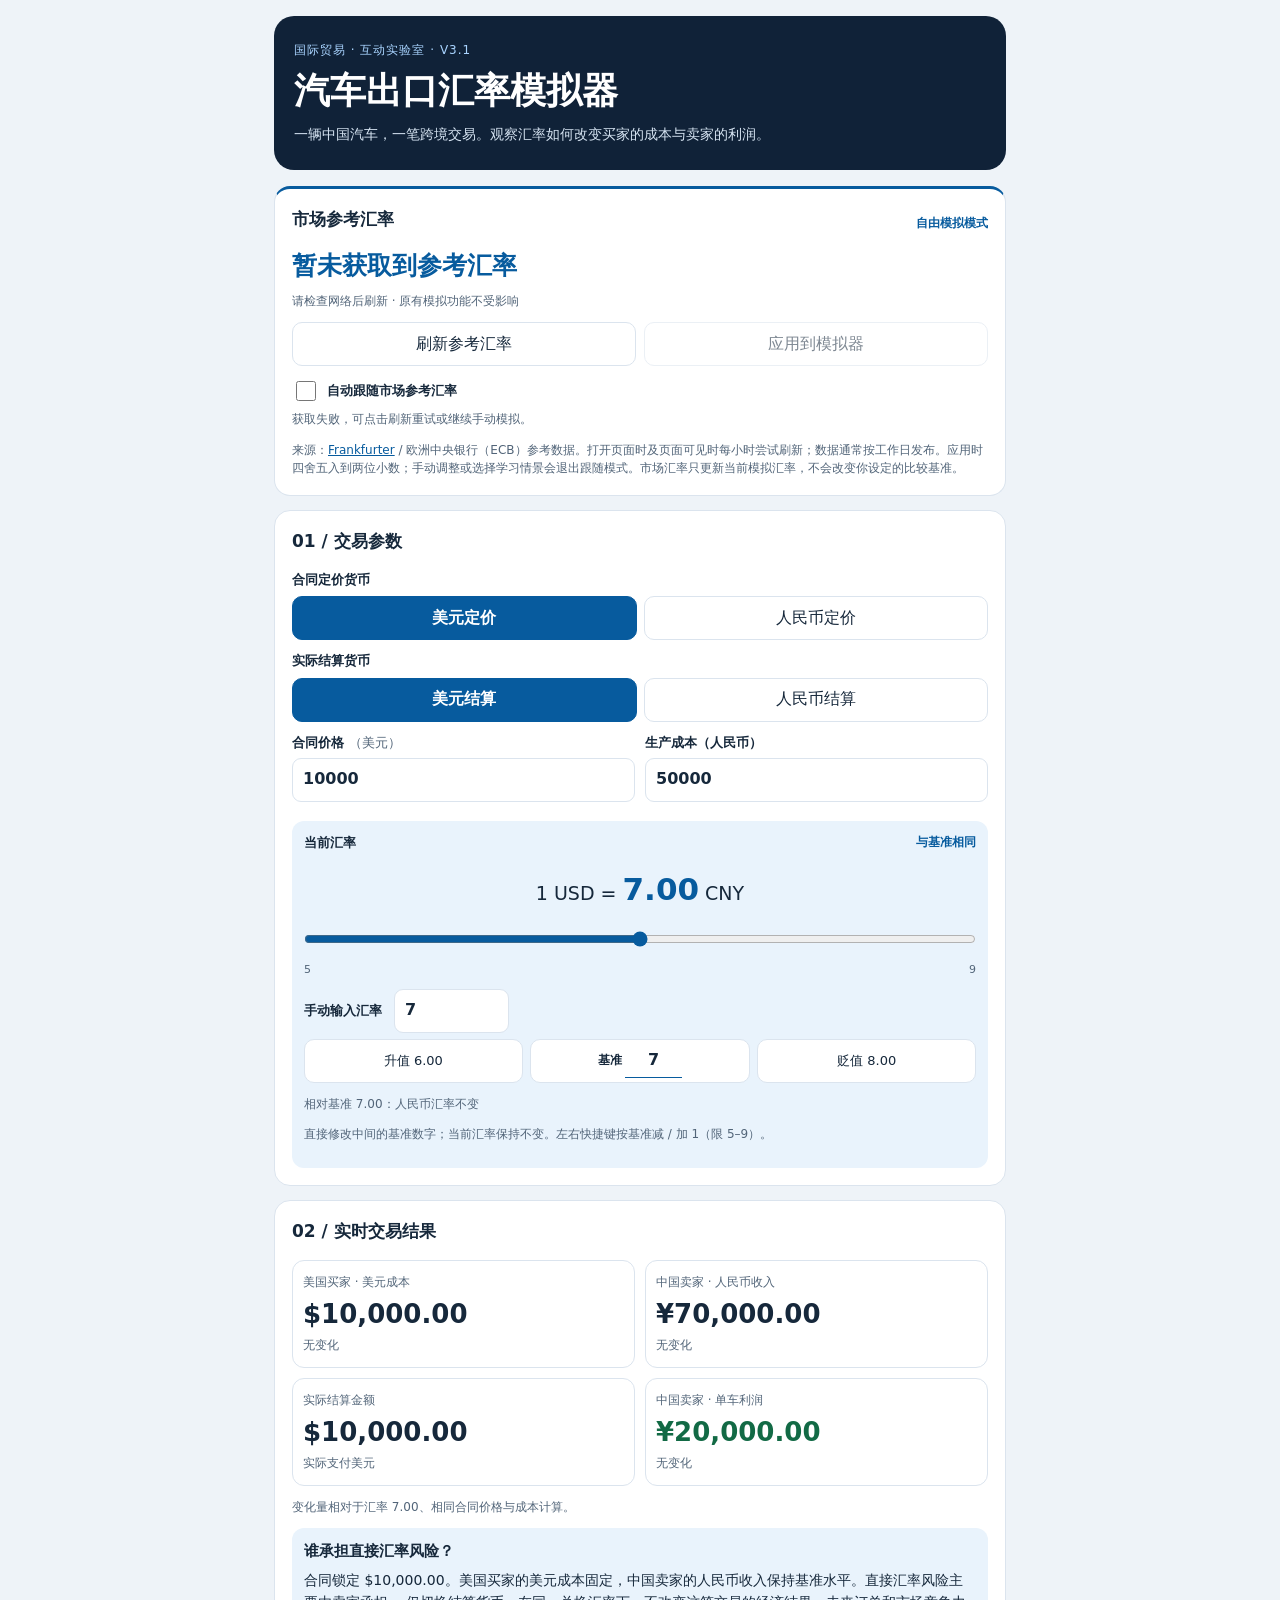
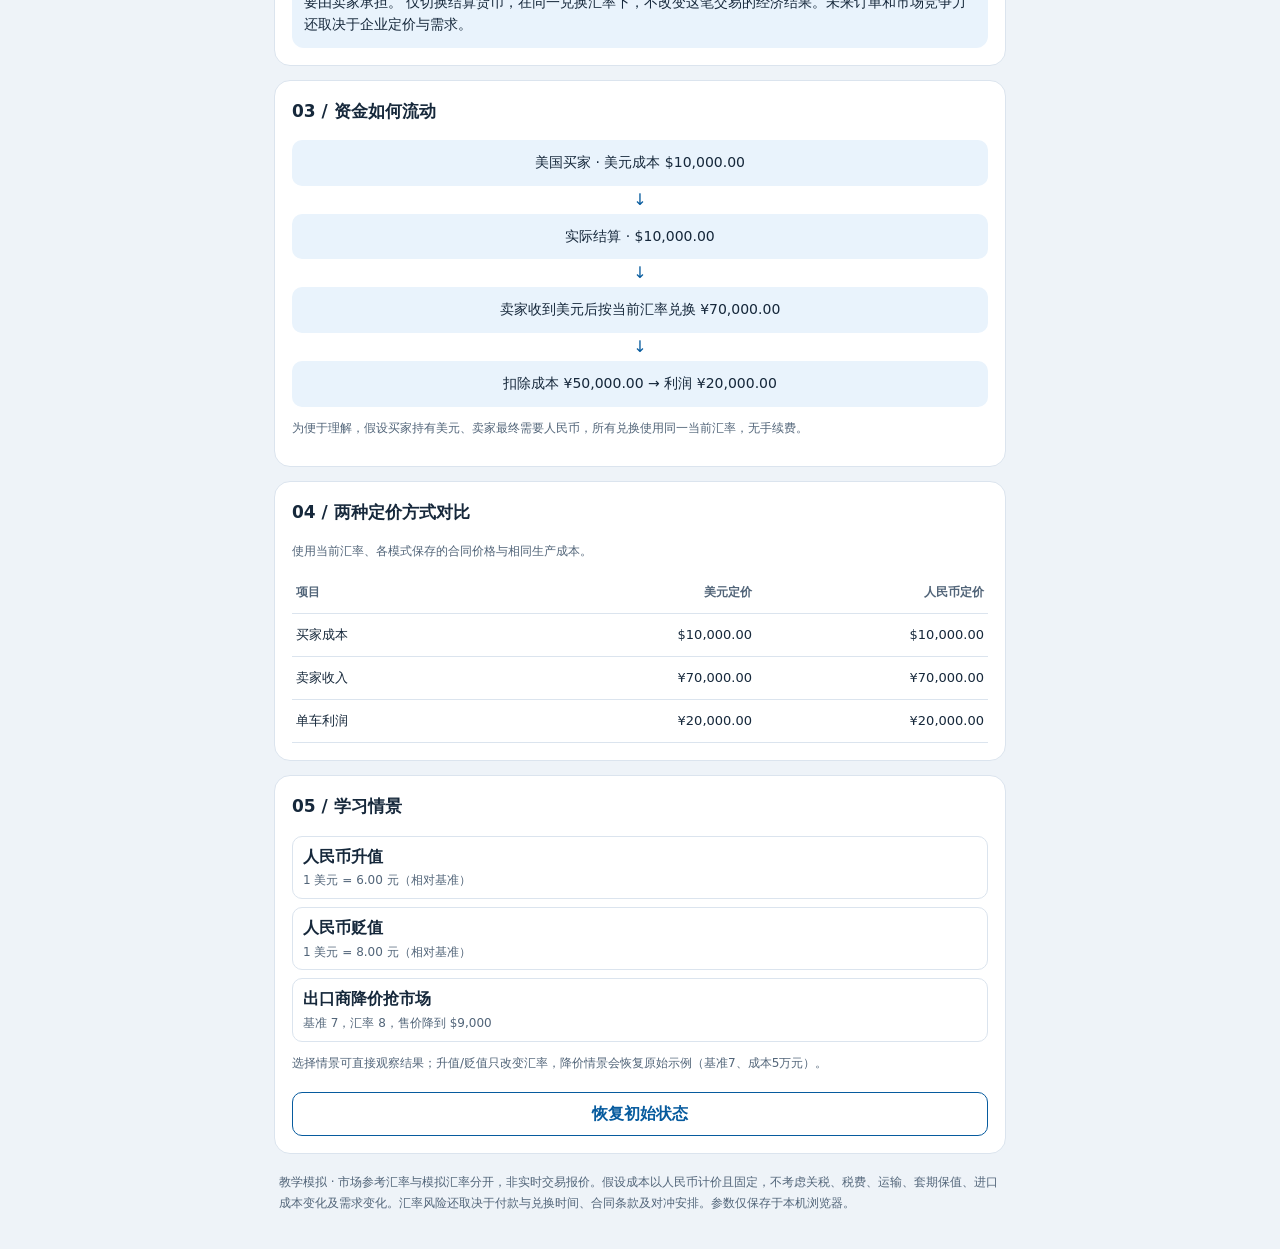
<file: index(4).html>
<!doctype html>
<html lang="zh-CN"><head><meta charset="utf-8"><meta name="viewport" content="width=device-width, initial-scale=1, viewport-fit=cover"><meta name="theme-color" content="#102238"><title>汽车出口汇率模拟器 V3.1</title><link rel="stylesheet" href="style.css"><style>.market{border-top:3px solid var(--accent)}.market h2{margin-bottom:8px}.market-value{font-size:25px;font-weight:750;color:var(--accent);margin:6px 0;font-variant-numeric:tabular-nums}.market-meta{font-size:12px;color:var(--muted);margin:5px 0 12px}.market-actions{display:flex;gap:8px;flex-wrap:wrap}.market-actions button{flex:1 1 130px}.market-actions button:disabled{opacity:.55;cursor:default}.market-follow{display:flex;align-items:center;gap:8px;margin:12px 0 4px}.market-follow input{width:20px;height:20px;accent-color:var(--accent)}.market a{color:var(--accent)}.market-status{font-size:12px;color:var(--muted);margin:6px 0 0}.market-mode{font-size:12px;color:var(--accent);font-weight:700}.market .note{margin-bottom:0}.quick .base-edit{flex:1;min-width:0;display:flex;align-items:center;justify-content:center;gap:3px;margin:0;border:1px solid var(--line);border-radius:10px;background:var(--panel);padding:4px 5px;white-space:nowrap;font-size:12px}.quick .base-edit input{width:57px;min-width:0;min-height:34px;margin:0;padding:3px 2px;text-align:center;font-size:16px;border:0;border-bottom:1px solid var(--accent);border-radius:0;appearance:textfield}.quick .base-edit input::-webkit-inner-spin-button,.quick .base-edit input::-webkit-outer-spin-button{appearance:none;margin:0}.quick button{min-width:0;padding:8px 4px;font-size:13px}</style></head>
<body><main><header><div class="eyebrow">国际贸易 · 互动实验室 · V3.1</div><h1>汽车出口汇率模拟器</h1><p>一辆中国汽车，一笔跨境交易。观察汇率如何改变买家的成本与卖家的利润。</p></header><section class="panel market" aria-labelledby="marketTitle"><div class="rateheading"><h2 id="marketTitle">市场参考汇率</h2><span id="marketMode" class="market-mode">自由模拟模式</span></div><div class="market-value" id="marketValue">正在获取…</div><p class="market-meta" id="marketDate">美元兑人民币 · 非实时成交报价</p><div class="market-actions"><button id="marketRefresh" type="button">刷新参考汇率</button><button id="marketApply" type="button" disabled>应用到模拟器</button></div><label class="market-follow"><input id="marketFollow" type="checkbox">自动跟随市场参考汇率</label><p id="marketStatus" class="market-status" role="status" aria-live="polite">正在连接数据源…</p><p class="note">来源：<a href="https://frankfurter.dev/" target="_blank" rel="noopener noreferrer">Frankfurter</a> / 欧洲中央银行（ECB）参考数据。打开页面时及页面可见时每小时尝试刷新；数据通常按工作日发布。应用时四舍五入到两位小数；手动调整或选择学习情景会退出跟随模式。市场汇率只更新当前模拟汇率，不会改变你设定的比较基准。</p></section>
<section class="panel" aria-labelledby="params"><h2 id="params">01 / 交易参数</h2><label>合同定价货币</label><div class="switch" id="pricing"><button data-value="USD" type="button">美元定价</button><button data-value="CNY" type="button">人民币定价</button></div><label>实际结算货币</label><div class="switch" id="settlement"><button data-value="USD" type="button">美元结算</button><button data-value="CNY" type="button">人民币结算</button></div><div class="fields"><label>合同价格 <span id="priceUnit">美元</span><input id="price" type="number" min="0" step="0.01" inputmode="decimal"></label><label>生产成本（人民币）<input id="cost" type="number" min="0" step="0.01" inputmode="decimal"></label></div><div class="ratebox"><div class="rateheading"><label for="rate">当前汇率</label><span id="status" class="tag"></span></div><div class="rateval">1 USD = <strong id="rateDisplay">7.00</strong> CNY</div><input id="rate" type="range" min="5" max="9" step="0.01" aria-label="当前美元兑人民币汇率"><div class="ticks"><span>5</span><span>9</span></div><label class="rateinput">手动输入汇率<input id="rateNumber" type="number" min="5" max="9" step="0.01" inputmode="decimal"></label><div class="quick"><button id="quickUp" data-rate="6">升值 6</button><label class="base-edit" for="baseRate">基准 <input id="baseRate" type="number" min="5" max="9" step="0.01" inputmode="decimal" aria-label="自定义基准汇率" title="输入比较基准，当前汇率不变"></label><button id="quickDown" data-rate="8">贬值 8</button></div><p class="note" id="rateChange"></p><p class="note">直接修改中间的基准数字；当前汇率保持不变。左右快捷键按基准减 / 加 1（限 5–9）。</p></div><p id="error" role="alert" hidden></p></section>
<section class="panel" aria-labelledby="results"><h2 id="results">02 / 实时交易结果</h2><div class="cards" aria-live="polite"><article><span>美国买家 · 美元成本</span><strong id="buyer"></strong><small id="buyerDelta"></small></article><article><span>中国卖家 · 人民币收入</span><strong id="seller"></strong><small id="sellerDelta"></small></article><article><span>实际结算金额</span><strong id="paid"></strong><small id="paidNote"></small></article><article><span>中国卖家 · 单车利润</span><strong id="profit"></strong><small id="profitDelta"></small></article></div><p class="note" id="deltaNote"></p><div class="explain"><h3>谁承担直接汇率风险？</h3><p id="explanation"></p></div></section>
<section class="panel"><h2>03 / 资金如何流动</h2><div id="flow" class="flow"></div><p class="note">为便于理解，假设买家持有美元、卖家最终需要人民币，所有兑换使用同一当前汇率，无手续费。</p></section>
<section class="panel"><h2>04 / 两种定价方式对比</h2><p class="note">使用当前汇率、各模式保存的合同价格与相同生产成本。</p><div class="tablewrap"><table><thead><tr><th>项目</th><th>美元定价</th><th>人民币定价</th></tr></thead><tbody id="comparison"></tbody></table></div></section>
<section class="panel"><h2>05 / 学习情景</h2><div class="scenarios"><button id="scenarioUp"><b>人民币升值</b><span id="scenarioUpLabel">1 美元 = 6 元</span></button><button id="scenarioDown"><b>人民币贬值</b><span id="scenarioDownLabel">1 美元 = 8 元</span></button><button id="scenarioDiscount"><b>出口商降价抢市场</b><span>基准 7，汇率 8，售价降到 $9,000</span></button></div><p id="scenarioNote" class="note">选择情景可直接观察结果；升值/贬值只改变汇率，降价情景会恢复原始示例（基准7、成本5万元）。</p><button id="reset" class="reset">恢复初始状态</button></section>
<footer>教学模拟 · 市场参考汇率与模拟汇率分开，非实时交易报价。假设成本以人民币计价且固定，不考虑关税、税费、运输、套期保值、进口成本变化及需求变化。汇率风险还取决于付款与兑换时间、合同条款及对冲安排。参数仅保存于本机浏览器。</footer></main><script>
'use strict';
const defaults=()=>({pricing:'USD',settlement:'USD',USD:10000,CNY:70000,cost:50000,rate:7,baseRate:7});
const key='auto-export-fx-v1';
const valid=n=>typeof n==='number'&&Number.isFinite(n)&&n>=0&&n<=1e12;
function load(){let d=defaults();try{let s=JSON.parse(localStorage.getItem(key));if(s){for(const k of ['pricing','settlement'])if(['USD','CNY'].includes(s[k]))d[k]=s[k];for(const k of ['USD','CNY','cost'])if(valid(s[k]))d[k]=s[k];if(valid(s.rate)&&s.rate>=5&&s.rate<=9)d.rate=s.rate;if(valid(s.baseRate)&&s.baseRate>=5&&s.baseRate<=9)d.baseRate=Math.round(s.baseRate*100)/100;}}catch(e){}return d;}
let state=load();const $=id=>document.getElementById(id);
function calc(mode,p,r,c){const buyer=mode==='USD'?p:p/r;const seller=mode==='CNY'?p:p*r;return {buyer,seller,profit:seller-c};}
const money=(n,unit)=>`${n<0?'−':''}${unit==='USD'?'$':'¥'}${Math.abs(n).toLocaleString('en-US',{minimumFractionDigits:2,maximumFractionDigits:2})}`;
const change=(n,u)=>Math.abs(n)<0.000001?'无变化':`${n>0?'+':'−'}${money(Math.abs(n),u)}`;
function delta(now,base,u,pct=false){let d=now-base;return change(d,u)+(pct&&base!==0&&Math.abs(d)>0.000001?` (${d>0?'+':''}${(d/base*100).toFixed(2)}%)`:'');}
function save(){try{localStorage.setItem(key,JSON.stringify(state));}catch(e){}}
function text(id,v){$(id).textContent=v;}
function sync(){for(const k of ['pricing','settlement'])document.querySelectorAll(`#${k} button`).forEach(b=>b.setAttribute('aria-pressed',String(b.dataset.value===state[k])));text('priceUnit',state.pricing==='USD'?'（美元）':'（人民币）');$('price').value=state[state.pricing];$('cost').value=state.cost;$('rate').value=state.rate;$('rateNumber').value=state.rate;$('baseRate').value=state.baseRate;}
function render(){const {pricing:p,settlement:s,rate:r,cost:c}=state;const a=calc(p,state[p],r,c),base=calc(p,state[p],state.baseRate,c);const paid=s==='USD'?a.buyer:a.seller;text('rateDisplay',r.toFixed(2));const b=state.baseRate;const up=Math.max(5,Math.round((b-1)*100)/100),down=Math.min(9,Math.round((b+1)*100)/100);text('status',r<b?'人民币升值':r>b?'人民币贬值':'与基准相同');const pc=(b/r-1)*100;text('rateChange','相对基准 '+b.toFixed(2)+'：'+(r===b?'人民币汇率不变':(r<b?'人民币升值 ':'人民币贬值 ')+Math.abs(pc).toFixed(2)+'%（人民币对美元价值变化）'));text('deltaNote','变化量相对于汇率 '+b.toFixed(2)+'、相同合同价格与成本计算。');for(const [id,v,label] of [['quickUp',up,'升值'],['quickDown',down,'贬值']]){$(id).dataset.rate=v;text(id,label+' '+v.toFixed(2));} $('quickUp').disabled=b===5;$('quickDown').disabled=b===9;$('scenarioUp').disabled=b===5;$('scenarioDown').disabled=b===9;text('scenarioUpLabel','1 美元 = '+up.toFixed(2)+' 元（相对基准）');text('scenarioDownLabel','1 美元 = '+down.toFixed(2)+' 元（相对基准）');text('buyer',money(a.buyer,'USD'));text('seller',money(a.seller,'CNY'));text('paid',money(paid,s));text('paidNote',s==='USD'?'实际支付美元':'实际支付人民币');text('profit',money(a.profit,'CNY'));$('profit').className=a.profit<0?'negative':a.profit>0?'positive':'';text('buyerDelta',delta(a.buyer,base.buyer,'USD',true));text('sellerDelta',delta(a.seller,base.seller,'CNY',true));text('profitDelta',(a.profit<0?'亏损 · ':'')+delta(a.profit,base.profit,'CNY'));
let msg=p==='USD'?`合同锁定 ${money(state.USD,'USD')}。美国买家的美元成本固定，中国卖家的人民币收入${r<b?'减少':r>b?'增加':'保持基准水平'}。直接汇率风险主要由卖家承担。`:`合同锁定 ${money(state.CNY,'CNY')}。中国卖家的人民币收入固定，美国买家的美元成本${r<b?'增加':r>b?'减少':'保持基准水平'}。直接汇率风险主要由买家承担。`;text('explanation',msg+' 仅切换结算货币，在同一兑换汇率下，不改变这笔交易的经济结果。未来订单和市场竞争力还取决于企业定价与需求。');
let steps=[`美国买家 · 美元成本 ${money(a.buyer,'USD')}`];if(s==='CNY')steps.push(`买家按当前汇率兑换 ${money(a.seller,'CNY')}`);steps.push(`实际结算 · ${money(paid,s)}`);if(s==='USD')steps.push(`卖家收到美元后按当前汇率兑换 ${money(a.seller,'CNY')}`);else steps.push(`卖家直接收到 ${money(a.seller,'CNY')}`);steps.push(`扣除成本 ${money(c,'CNY')} → ${a.profit<0?'亏损':'利润'} ${money(a.profit,'CNY')}`);$('flow').replaceChildren();steps.forEach((v,i)=>{if(i){let ar=document.createElement('div');ar.className='arrow';ar.textContent='↓';$('flow').append(ar);}let el=document.createElement('div');el.className='step';el.textContent=v;$('flow').append(el);});
let u=calc('USD',state.USD,r,c),y=calc('CNY',state.CNY,r,c);$('comparison').replaceChildren();for(const [label,k,unit] of [['买家成本','buyer','USD'],['卖家收入','seller','CNY'],['单车利润','profit','CNY']]){let tr=document.createElement('tr');for(const v of [label,money(u[k],unit),money(y[k],unit)]){let td=document.createElement('td');td.textContent=v;tr.append(td);}$('comparison').append(tr);}save();}
function error(msg=''){$('error').hidden=!msg;text('error',msg);}
function commit(){error();sync();render();}
function updateBase(n){state.baseRate=Math.round(n*100)/100;commit();text('scenarioNote','已设置新基准 '+state.baseRate.toFixed(2)+'。升值/贬值情景相对该基准调整；降价情景恢复原始示例。');}
$('baseRate').addEventListener('input',()=>{const n=$('baseRate').valueAsNumber;if(!Number.isFinite(n)||n<5||n>9){error('基准汇率请输入 5 至 9 之间的有效数字。');return;}state.baseRate=Math.round(n*100)/100;error();render();text('scenarioNote','已设置新基准 '+state.baseRate.toFixed(2)+'。升值/贬值情景相对该基准调整；降价情景恢复原始示例。');});$('baseRate').addEventListener('blur',()=>{sync();error();});
for(const k of ['pricing','settlement'])document.querySelectorAll(`#${k} button`).forEach(b=>b.addEventListener('click',()=>{state[k]=b.dataset.value;commit();}));
for(const id of ['price','cost','rateNumber']){$(id).addEventListener('input',()=>{const el=$(id),n=el.valueAsNumber;const ok=valid(n)&&(id!=='rateNumber'||(n>=5&&n<=9));if(!ok){error(id==='rateNumber'?'请输入 5 至 9 之间的有效汇率。':'请输入 0 至 1 万亿元之间的有效金额。');return;}error();if(id==='price')state[state.pricing]=n;else if(id==='cost')state.cost=n;else{state.rate=Math.round(n*100)/100;$('rate').value=state.rate;}render();});$(id).addEventListener('blur',()=>{sync();error();});}
$('rate').addEventListener('input',()=>{state.rate=Number($('rate').value);$('rateNumber').value=state.rate;error();render();});document.querySelectorAll('[data-rate]').forEach(b=>b.addEventListener('click',()=>{state.rate=Number(b.dataset.rate);commit();}));
$('scenarioUp').addEventListener('click',()=>{state.rate=Number($('quickUp').dataset.rate);commit();text('scenarioNote','人民币升值：比较当前结果与汇率 '+state.baseRate.toFixed(2)+' 的基准结果。');});$('scenarioDown').addEventListener('click',()=>{state.rate=Number($('quickDown').dataset.rate);commit();text('scenarioNote','人民币贬值：比较当前结果与汇率 '+state.baseRate.toFixed(2)+' 的基准结果。');});$('scenarioDiscount').addEventListener('click',()=>{state={...defaults(),rate:8,USD:9000};commit();text('scenarioNote','与原始示例（汇率 7、售价 $10,000、成本 ¥50,000）相比：买家少付 $1,000，卖家收入 ¥72,000，利润 ¥22,000，比原始利润多 ¥2,000。上方变化卡片仍以当前合同价格 $9,000 的汇率 7 情景为基准。');});$('reset').addEventListener('click',()=>{state=defaults();commit();text('scenarioNote','已恢复初始状态：美元定价、美元结算、当前汇率和基准汇率均为 7。');});commit();

</script><script>
// 仅扩展市场参考汇率；原有计算、参数与本地保存逻辑保持不变。
window.addEventListener('DOMContentLoaded',()=>{
 const el=id=>document.getElementById(id);
 const cacheKey='auto-export-fx-market-v2';
 const endpoint='https://api.frankfurter.dev/v2/rate/usd/cny?providers=ecb';
 let quote=null,busy=false,following=false;
 const isQuote=x=>x && typeof x.rate==='number' && Number.isFinite(x.rate) && x.rate>0 && /^\d{4}-\d{2}-\d{2}$/.test(x.date) && x.base==='USD' && x.quote==='CNY';
 const rounded=()=>Math.round(quote.rate*100)/100;
 const supported=()=>quote && rounded()>=5 && rounded()<=9;
 const setStatus=s=>{el('marketStatus').textContent=s;};
 function mode(on){following=on;el('marketFollow').checked=on;el('marketMode').textContent=on?'市场跟随模式':'自由模拟模式';try{localStorage.setItem('auto-export-fx-follow-v3',String(on));}catch(_){}}
 function show(){if(!quote)return;el('marketValue').textContent='1 USD = '+quote.rate.toFixed(4)+' CNY';el('marketDate').textContent='参考汇率数据日期：'+quote.date+' · 非实时成交报价';el('marketApply').disabled=!supported();}
 function apply(){if(!supported()){setStatus('参考汇率超出模拟器 5–9 的范围，未修改模拟参数。');return false;}state.rate=rounded();commit();return true;}
 async function refresh(){if(busy)return;busy=true;el('marketRefresh').disabled=true;setStatus('正在获取最新参考汇率…');const controller=new AbortController();const timer=setTimeout(()=>controller.abort(),10000);
 try{const res=await fetch(endpoint,{signal:controller.signal,cache:'no-store'});if(!res.ok)throw Error('HTTP '+res.status);const data=await res.json();if(!isQuote(data))throw Error('invalid data');quote=data;try{localStorage.setItem(cacheKey,JSON.stringify(quote));}catch(_){}show();if(!supported()){mode(false);setStatus('已获取参考汇率，但超出模拟器 5–9 的范围；原有模拟参数未改变。');}else if(following){apply();setStatus('已更新参考汇率并应用到模拟器。');}else{setStatus('参考汇率已更新，原有模拟参数未改变。');}}
 catch(_){if(quote){show();setStatus('暂时无法获取新数据，显示上次保存的参考汇率；请核对数据日期。模拟器仍可正常使用。');}else{el('marketValue').textContent='暂未获取到参考汇率';el('marketDate').textContent='请检查网络后刷新 · 原有模拟功能不受影响';setStatus('获取失败，可点击刷新重试或继续手动模拟。');}}
 finally{clearTimeout(timer);busy=false;el('marketRefresh').disabled=false;}}
 try{const x=JSON.parse(localStorage.getItem(cacheKey));if(isQuote(x)){quote=x;show();}}catch(_){}
 el('marketRefresh').addEventListener('click',refresh);
 el('marketApply').addEventListener('click',()=>{if(apply())setStatus('已应用参考汇率（保留两位小数），比较基准保持不变。');});
 el('marketFollow').addEventListener('change',()=>{mode(el('marketFollow').checked);if(following){if(supported())apply();refresh();}else setStatus('已退出市场跟随模式，当前模拟汇率保留。');});
 function manual(){if(following){mode(false);setStatus('已切换到自由模拟模式。参考汇率继续独立更新。');}}
 for(const id of ['rate','rateNumber'])el(id).addEventListener('input',manual,true);
 for(const b of document.querySelectorAll('[data-rate],#scenarioUp,#scenarioDown,#scenarioDiscount,#reset'))b.addEventListener('click',manual,true);
 try{mode(localStorage.getItem('auto-export-fx-follow-v3')==='true');}catch(_){}
 refresh();setInterval(()=>{if(!document.hidden)refresh();},3600000);
 let hiddenAt=0;document.addEventListener('visibilitychange',()=>{if(document.hidden)hiddenAt=Date.now();else if(hiddenAt&&Date.now()-hiddenAt>=3600000)refresh();});
});
</script></body></html>
</file>
<file: style.css>
:root{color-scheme:light dark;--bg:#eef3f8;--panel:#fff;--text:#16283b;--muted:#526579;--line:#dbe4ee;--accent:#075b9e;--soft:#e9f3fc;--good:#126a45;--bad:#b32736;--head:#102238}*{box-sizing:border-box}body{margin:0;background:var(--bg);color:var(--text);font-family:system-ui,-apple-system,"Segoe UI","Noto Sans SC",sans-serif;line-height:1.55}main{max-width:760px;margin:auto;padding:16px 14px 32px}header{background:var(--head);color:#fff;border-radius:20px;padding:25px 20px;margin-bottom:16px}h1{font-size:clamp(25px,6vw,36px);line-height:1.2;margin:9px 0 12px}header p{color:#d6e4f2;margin:0;font-size:14px}.eyebrow{color:#a9d4ff;font-size:12px;letter-spacing:1px}.panel{background:var(--panel);border:1px solid var(--line);border-radius:16px;padding:17px;margin-bottom:14px}h2{font-size:17px;margin:0 0 16px}h3{font-size:15px;margin:0 0 7px}label{display:block;font-size:13px;font-weight:650;margin:11px 0 6px}label span{color:var(--muted);font-weight:400}.switch,.quick{display:flex;gap:7px}.switch button,.quick button{flex:1}button,input{font:inherit}button{cursor:pointer;min-height:44px;border:1px solid var(--line);border-radius:10px;background:var(--panel);color:var(--text);padding:8px 10px;touch-action:manipulation}button[aria-pressed=true]{background:var(--accent);color:white;border-color:var(--accent);font-weight:700}button:focus-visible,input:focus-visible{outline:3px solid #5ba9ee;outline-offset:2px}.fields,.cards{display:grid;grid-template-columns:minmax(0,1fr) minmax(0,1fr);gap:10px}input[type=number]{width:100%;min-width:0;min-height:44px;border:1px solid var(--line);border-radius:9px;padding:8px 10px;background:var(--panel);color:var(--text);font-size:16px;margin-top:5px}.ratebox{background:var(--soft);border-radius:12px;padding:12px;margin-top:13px}.rateheading{display:flex;align-items:center;justify-content:space-between;gap:6px}.rateheading label{margin:0}.tag{font-size:12px;font-weight:700;color:var(--accent)}.rateval{text-align:center;font-size:19px;margin:12px 0}.rateval strong{font-size:31px;color:var(--accent)}input[type=range]{width:100%;accent-color:var(--accent);height:28px;margin:0}.ticks{display:flex;justify-content:space-between;font-size:11px;color:var(--muted)}.rateinput{display:flex;align-items:center;gap:12px}.rateinput input{width:115px;margin:0}.cards article{min-width:0;border:1px solid var(--line);border-radius:12px;padding:12px 10px;display:flex;flex-direction:column;gap:6px}.cards span,.cards small,.note,footer{font-size:12px;color:var(--muted)}.cards strong{font-size:clamp(17px,4.4vw,26px);overflow-wrap:anywhere;line-height:1.25;font-variant-numeric:tabular-nums}.positive{color:var(--good)}.negative{color:var(--bad)}.explain{background:var(--soft);border-radius:12px;padding:12px;margin-top:12px}.explain p{font-size:14px;margin:0}.flow{display:flex;flex-direction:column;gap:6px;align-items:stretch}.step{padding:12px;background:var(--soft);border-radius:10px;text-align:center;font-size:14px;overflow-wrap:anywhere}.arrow{text-align:center;color:var(--accent);line-height:1}.tablewrap{overflow-x:auto}table{width:100%;border-collapse:collapse;font-size:13px;table-layout:fixed}th,td{text-align:left;padding:11px 4px;border-bottom:1px solid var(--line);overflow-wrap:anywhere}th{color:var(--muted);font-size:12px}td:nth-child(n+2),th:nth-child(n+2){text-align:right}.scenarios{display:grid;gap:8px}.scenarios button{text-align:left;display:flex;flex-direction:column;gap:2px}.scenarios span{font-size:12px;color:var(--muted)}.reset{width:100%;margin-top:8px;border-color:var(--accent);color:var(--accent);font-weight:700}footer{padding:4px 5px;line-height:1.7}#error{color:var(--bad);font-size:13px;margin-bottom:0} @media(prefers-color-scheme:dark){:root{--bg:#0c1522;--panel:#152235;--text:#eaf2fa;--muted:#adc0d3;--line:#30445b;--accent:#5caef4;--soft:#1e344c;--good:#6cdbac;--bad:#ff9a9f;--head:#1a3552}button[aria-pressed=true]{color:#102238}}@media(max-width:360px){main{padding:10px}.panel{padding:12px}.cards article{padding:9px 6px}.fields{grid-template-columns:1fr}}
</file>
